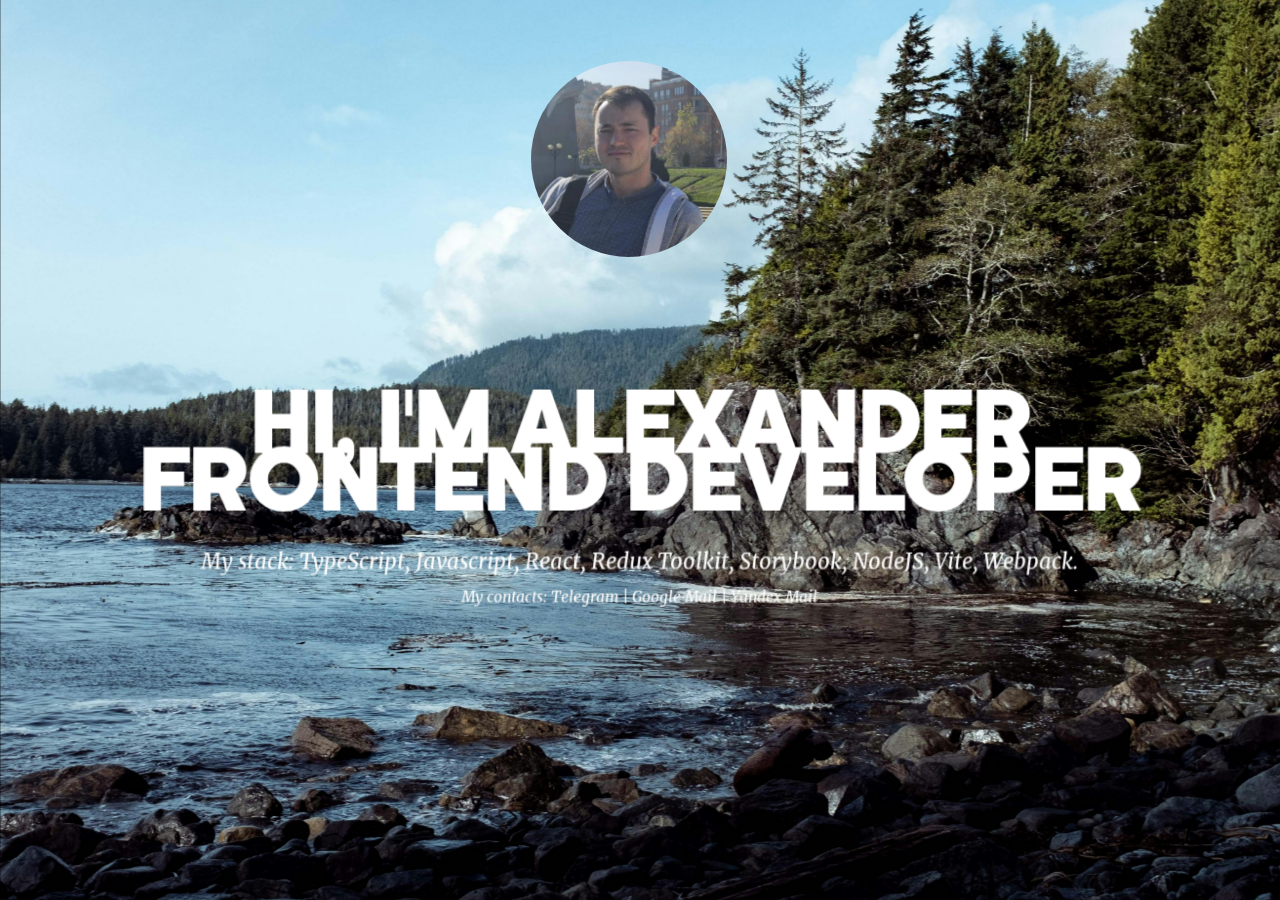
<file: index.html>
<!DOCTYPE html>
<html lang="en">

<head>
    <meta charset="UTF-8">
    <meta name="viewport" content="width=device-width, initial-scale=1.0">
    <meta name="description"
        content="Alexander Karimov - Frontend Developer. TypeScript, React, Redux Toolkit, Storybook, NodeJS, Vite, Webpack. Contact me via Telegram or Email.">
    <meta name="author" content="Alexander Karimov">
    <meta name="keywords"
        content="Frontend, Developer, JavaScript, TypeScript, React, Storybook, Redux, NodeJS, Vite, Webpack">

    <title>Alexander Karimov</title>
    <link rel="shortcut icon" href="/public/icon.svg">
    <link rel="stylesheet" href="/css/style.css" />
    <script src="js/parallax-effect.js" defer> </script>
</head>

<body>

    <section class="layers">
        <div class="layers-container">
            <div class="my-photo"></div>
            <div class="layers-item layer-1"></div>
            <div class="layers-item layer-2">
                <div class="hero-content">
                    <h1>Hi, i'm Alexander<span>frontend developer</span></h1>
                    <div class="hero-content-p">
                        <p>My stack: TypeScript, Javascript, React, Redux Toolkit, Storybook, NodeJS, Vite, Webpack.</p>
                        <div class="link"> My contacts:
                            <a class="link" href="https://t.me/alexander_karimov" target="_blank">Telegram |</a>
                            <a class="link" href="mailto:alexander.karimov94@gmail.com" target="_blank">Google Mail
                                |</a>
                            <a class="link" href="mailto:alexander.karimov94@yandex.ru" target="_blank">Yandex Mail</a>
                        </div>
                    </div>
                </div>
            </div>
        </div>
    </section>
</body>

</html>
</file>
<file: css/style.css>
* {
    margin: 0;
    padding: 0;
    box-sizing: border-box;
}

:root {
    --index: calc(1vw + 1vh);
    --transition: 3s cubic-bezier(0.05, 0.5, 0, 1);
    --myphoto-size: calc(var(--index) * 10);
}

@font-face {
    font-family: kamerik-3d;
    src: url(/fonts/kamerik205-heavy.woff2);
    font-weight: 600;
    font-display: swap;
}

@font-face {
    font-family: marriwether-italic-3d;
    src: url(/fonts/merriweather-regular-italic.woff2);
    font-weight: 300;
    font-display: swap;
}

body {
    background-color: black;
    color: white;
    font-family: kamerik-3d;
}

.my-photo {
    width: calc(var(--myphoto-size) * 0.9);
    height: calc(var(--myphoto-size) * 0.9);
    background-image: url(../public/myphoto.jpg);
    background-size: cover;
    background-repeat: no-repeat;
    border-radius: 50%;
    left: calc(50% - calc(var(--myphoto-size) / 2));
    top: calc(var(--index) * 2.8);
    z-index: 1;
    position: absolute;
}

.layers {
    perspective: 1000px;
    overflow: hidden;
}

.layers-container {
    height: 100vh;
    min-height: 500px;
    transform: rotateX(var(--move-y)) rotateY(var(--move-x));
    will-change: transform;
    backface-visibility: hidden;
    transform-style: preserve-3d;
    /* transition: transform var(--transition); 
    removed due to animation freezes in Safari  */
}

.layers-item {
    position: absolute;
    inset: -5vw;
    background-size: cover;
    background-position: center;
    display: flex;
    align-items: center;
    justify-content: center;
    pointer-events: none;
}

.layer-1 {
    transform: translateZ(-50px) scale(1.06);
    background-image: url(../public/new-layer-1-1.jpg);
}

.layer-2 {
    transform: translateZ(180px) scale(0.8);
}

.hero-content {
    font-size: clamp(1.5rem, calc(var(--index) * 2), 3rem);
    text-align: center;
    text-transform: uppercase;
    letter-spacing: calc(var(--index) * -0.15);
    line-height: 1.35em;
    margin-top: calc(var(--index) * 5.5);
}

.hero-content span {
    display: block;
}

.hero-content-p {
    margin-top: 1em;
    text-transform: none;
    font-family: marriwether-italic-3d;
    letter-spacing: normal;
    font-size: calc(var(--index) * 1);
    line-height: 2;
    word-break: break-word;
    text-decoration: none;
    color: white;
}

.link {
    text-transform: none;
    font-family: marriwether-italic-3d;
    letter-spacing: normal;
    font-size: calc(var(--index) * 0.7);
    line-height: 2;
    word-break: break-word;
    text-decoration: none;
    color: white;
    pointer-events: all;
}

.link a {
    transition: color 2s ease-in-out;
}

.link a:hover,
.link a:focus {
    color: #f0a500;
    text-decoration: underline;
}
</file>
